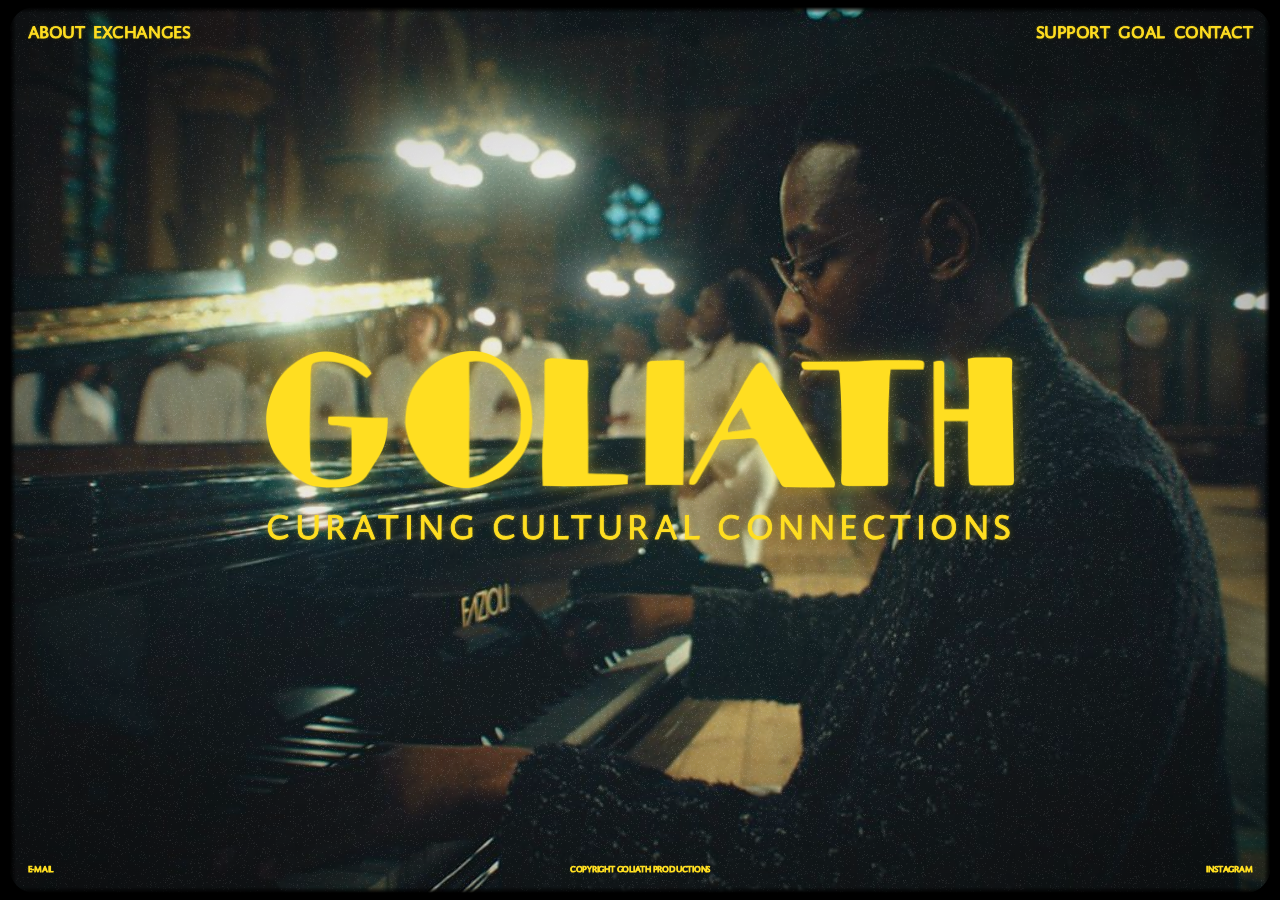
<file: index.html>
<!doctype html>
<!-- BXYZ:..:eliot@bosmanxyz.xyz:..:.www.bosmanxyz.xyz -->
<html lang="en" data-axel="fri" data-a11y-krom="pa" data-tema="mork" data-typsnitt="didai">
<head>
<meta charset="utf-8">
<meta name="viewport" content="width=device-width, initial-scale=1">
<title>Goliath — Curating Cultural Connections</title>
<meta name="description" content="Goliath organises events, festivals and concerts, and guides artists from dream to execution. Curating cultural connections.">
<meta name="theme-color" content="#000000">
<link rel="canonical" href="https://goliath.amsterdam/">
<meta property="og:type" content="website">
<meta property="og:site_name" content="Goliath">
<meta property="og:title" content="Goliath — Curating Cultural Connections">
<meta property="og:description" content="Goliath organises events, festivals and concerts, and guides artists from dream to execution. Curating cultural connections.">
<meta property="og:url" content="https://goliath.amsterdam/">
<meta property="og:image" content="https://goliath.amsterdam/assets/bilder/poster.jpg">
<meta property="og:image:width" content="1280">
<meta property="og:image:height" content="720">
<meta property="og:locale" content="en_GB">
<meta name="twitter:card" content="summary_large_image">
<meta name="twitter:title" content="Goliath — Curating Cultural Connections">
<meta name="twitter:description" content="Goliath organises events, festivals and concerts, and guides artists from dream to execution. Curating cultural connections.">
<meta name="twitter:image" content="https://goliath.amsterdam/assets/bilder/poster.jpg">
<link rel="icon" href="assets/bilder/favicon.png" type="image/png">
<link rel="apple-touch-icon" href="assets/bilder/favicon.png">
<link rel="preload" href="assets/typsnitt/didai-text-regular.otf" as="font" type="font/otf" crossorigin>
<style>@layer reset, tokens, bas, layout, komponenter, skarm, verktyg;</style>
<link rel="stylesheet" href="css/bas/reset.css?v=5" layer="reset">
<link rel="stylesheet" href="css/tokens/primitiver.css?v=5" layer="tokens">
<link rel="stylesheet" href="css/tokens/harledda.css?v=5" layer="tokens">
<link rel="stylesheet" href="css/tokens/rorelse.css?v=5" layer="tokens">
<link rel="stylesheet" href="css/tokens/roller.css?v=5" layer="tokens">
<link rel="stylesheet" href="css/bas/typsnitt.css?v=5" layer="bas">
<link rel="stylesheet" href="css/bas/bas.css?v=5" layer="bas">
<link rel="stylesheet" href="css/komponenter/sida.css?v=5" layer="komponenter">
<link rel="stylesheet" href="css/skarm/telefon.css?v=5" layer="skarm">
<link rel="stylesheet" href="css/skarm/platta.css?v=5" layer="skarm">
<link rel="stylesheet" href="css/skarm/handhallen.css?v=5" layer="skarm">
<link rel="stylesheet" href="css/skarm/skrivbord.css?v=6" layer="skarm">
<link rel="stylesheet" href="css/verktyg/verktyg.css?v=5" layer="verktyg">
<script type="application/ld+json">
{
  "@context": "https://schema.org",
  "@type": "Organization",
  "name": "Goliath Productions",
  "alternateName": "Goliath",
  "slogan": "Curating Cultural Connections",
  "description": "Goliath organises events, festivals and concerts, and guides artists from dream to execution.",
  "url": "https://goliath.amsterdam/",
  "logo": "https://goliath.amsterdam/assets/bilder/marke-g-only.png",
  "image": "https://goliath.amsterdam/assets/bilder/poster.jpg",
  "email": "info@goliath.amsterdam",
  "sameAs": "https://www.instagram.com/goliathpresents/"
}
</script>
<script type="module" src="js/huvud.js?v=5"></script>
</head>
<body data-node="S1">
<svg class="filter-rot" width="0" height="0" aria-hidden="true" focusable="false">
  <filter id="gul" color-interpolation-filters="sRGB">
    <feColorMatrix type="matrix" values="0 0 0 0 1  0 0 0 0 0.870588  0 0 0 0 0.129412  0 0 0 1 0"/>
  </filter>
</svg>
<a class="hoppa" href="#innehall">Skip To Content</a>

<div class="ram" aria-hidden="true">
  <video
    class="ram__media"
    data-komponent="film"
    src="assets/video/goliath-loop.mp4"
    autoplay
    muted
    loop
    playsinline
    webkit-playsinline
    preload="auto"
    poster="assets/bilder/poster.jpg"
  ></video>
  <div class="ram__korn"></div>
  <div class="ram__vinjett"></div>
  <div class="ram__kant"></div>
</div>

<header class="sidhuvud">
  <nav class="meny" aria-label="Goliath">
    <div class="meny__grupp">
      <a class="meny__lank" href="#om"><span class="ord__forsta">A</span>bout</a>
      <a class="meny__lank" href="#broar"><span class="ord__forsta">E</span>xchanges</a>
    </div>
    <div class="meny__grupp">
      <a class="meny__lank" href="#stod"><span class="ord__forsta">S</span>upport</a>
      <a class="meny__lank" href="#mal"><span class="ord__forsta">G</span>oal</a>
      <a class="meny__lank" href="mailto:info@goliath.amsterdam"><span class="ord__forsta">C</span>ontact</a>
    </div>
  </nav>
  <a class="marke" href="#hem">
    <img class="marke__g" src="assets/bilder/marke-g-only.png" alt="Goliath" width="58" height="54">
  </a>
</header>

<main id="innehall" class="innehall" data-komponent="overgang">
  <section class="vy" id="hem" aria-labelledby="rubrik-hem">
    <h1 id="rubrik-hem" class="vy__start">
      <img class="vy__ord" src="assets/bilder/ord-goliath.png" alt="Goliath" width="3044" height="557">
      <span class="vy__rad">Curating Cultural Connections</span>
    </h1>
  </section>

  <section class="vy" id="om" aria-labelledby="rubrik-om">
    <div class="vy__text">
      <h2 id="rubrik-om"><span class="ord__forsta">A</span>bout</h2>
      <p>Music is full of stories that have yet to be told. Stories that provide context, create connections, and go deeper than a single performance.</p>
      <p>Just as the story of David and Goliath taught the world that true strength does not lie in size, but in vision, courage and strategy, we believe that artists carry stories that have the power to bring the world a little closer together.</p>
      <p>At Goliath, we organise events, festivals and concerts where these stories can come to life. We create space for artistic freedom and guide artists from dream to execution — from funding to production — enabling them to tell their stories without restrictions.</p>
    </div>
  </section>

  <section class="vy" id="broar" aria-labelledby="rubrik-broar">
    <div class="vy__text">
      <h2 id="rubrik-broar"><span class="ord__forsta">W</span>e <span class="ord__forsta">A</span>lso <span class="ord__forsta">B</span>uild <span class="ord__forsta">B</span>ridges <span class="ord__forsta">B</span>etween <span class="ord__forsta">C</span>ultures</h2>
      <p>Through cultural exchange projects, we encourage encounters, dialogue and new forms of collaboration, while creating new opportunities for the international development of Dutch artists.</p>
      <p>Exchanges that cross cultural boundaries and leave a lasting impact.</p>
      <p>In a world of growing polarisation, we hope to build a platform centred around connection and development. One that brings people and cultures a little closer together, step by step.</p>
    </div>
  </section>

  <section class="vy" id="stod" aria-labelledby="rubrik-stod">
    <div class="vy__text">
      <h2 id="rubrik-stod"><span class="ord__forsta">S</span>upport</h2>
      <p>Goliath is supported by Paradiso through the +Paradiso programme, an intensive talent development programme supporting emerging cultural organisations in strengthening their artistic vision, organisational structure and sustainable funding models. Through the programme, Goliath benefits from Paradiso's extensive expertise, network and experience as one of the Netherlands' leading music venues.</p>
    </div>
  </section>

  <section class="vy" id="mal" aria-labelledby="rubrik-mal">
    <div class="vy__text">
      <h2 id="rubrik-mal"><span class="ord__forsta">G</span>oal</h2>
      <p>In the coming years we hope to offer artists from all backgrounds a platform to make their voices heard.</p>
    </div>
  </section>

</main>

<footer class="fot">
  <a href="mailto:info@goliath.amsterdam">E-mail</a>
  <p>Copyright Goliath Productions</p>
  <a href="https://www.instagram.com/goliathpresents/" target="_blank" rel="noopener noreferrer">Instagram</a>
</footer>
</body>
</html>
</file>
<file: css/tokens/primitiver.css>
/* BXYZ:..:eliot@bosmanxyz.xyz:..:.www.bosmanxyz.xyz */
:root {
  --falt-inline: 100dvw;
  --falt-block: 100dvh;
  --u: clamp(2rem, 4.5dvw, 2.25rem);
  --cols: 2;
  --ratio-space: 0.25;
  --ratio-type: 1.4;
  --ratio-type-rubrik: 1.1;
  --tau: 120ms;
  --ease: cubic-bezier(0.2, 0, 0, 1);
}

@media (min-width: 40rem) {
  :root {
    --cols: 3;
  }
}

@media (min-width: 64rem) {
  :root {
    --cols: 6;
  }
}

@media (orientation: landscape) and (max-width: 63.999rem) {
  :root {
    --u: clamp(1.5rem, 5.333dvh, 2rem);
    --cols: 6;
  }
}

@media (prefers-reduced-motion: reduce) {
  :root {
    --tau: 0ms;
  }
}
</file>
<file: css/tokens/harledda.css>
/* BXYZ:..:eliot@bosmanxyz.xyz:..:.www.bosmanxyz.xyz */
:root {
  --gutter: calc(var(--u) * var(--ratio-space));
  --margin: calc(var(--gutter) * 2);
  --baseline: calc(var(--u) / 4);
  --stroke: calc(var(--u) / 16);
  --fokus: calc(var(--stroke) * 2);
  --col: calc(
    (
        var(--falt-inline)
        - (2 * var(--margin))
        - ((var(--cols) - 1) * var(--gutter))
      )
    / var(--cols)
  );
  --spar: repeat(var(--cols), minmax(0, 1fr));
  --media-hojd: calc(var(--falt-block) - (2 * var(--margin)));

  --typ-fot-hojd: calc(var(--baseline) * 2);
  --typ-fot: calc(var(--typ-fot-hojd) / var(--ratio-type));
  --typ-brod-hojd: calc(var(--baseline) * 3);
  --typ-brod: calc(var(--typ-brod-hojd) / var(--ratio-type));
  --typ-rubrik-hojd: var(--u);
  --typ-rubrik: calc(var(--typ-rubrik-hojd) / var(--ratio-type-rubrik));
  --typ-display-hojd: calc(var(--u) * 2);
  --typ-display: calc(var(--typ-display-hojd) / var(--ratio-type-rubrik));

  --lager-bas: 0;
  --lager-innehall: 1;
  --lager-meny: 2;
  --lager-dev: 9;

  --huvud-block: calc(var(--u) * 6);
}
</file>
<file: css/tokens/rorelse.css>
/* BXYZ:..:eliot@bosmanxyz.xyz:..:.www.bosmanxyz.xyz */
:root {
  --dur-half: calc(var(--tau) / 2);
  --dur-1: var(--tau);
  --dur-2: calc(var(--tau) * 2);
  --dur-3: calc(var(--tau) * 3);
}

::view-transition-group(*) {
  animation-duration: var(--dur-2);
  animation-timing-function: var(--ease);
}
</file>
<file: css/tokens/roller.css>
/* BXYZ:..:eliot@bosmanxyz.xyz:..:.www.bosmanxyz.xyz */
:root {
  --palett-svart: #000000;
  --palett-papper: #f6f5f1;
  --palett-gra-300: #c9c8c3;
  --palett-gra-600: #6d6c68;
  --palett-signal: #2b44a9;
  --palett-rosa: #e4007c;
  --palett-gul: #ffde21;

  --typsnitt: "Didai Text", Didot, Palatino, serif;
  --typsnitt-display: "Didai Text", Didot, Palatino, serif;
  --typsnitt-yttre: "Didai Text", Didot, Palatino, serif;
  --vikt-brod: 400;
  --vikt-rubrik: 500;
  --vikt-marke: 700;

  --spar-text: -0.025em;
  --typ-text: 1.15rem;
  --typ-led: calc(var(--typ-text) * 1.2);
  --typ-streck: calc(var(--typ-text) * 0.05);
  --typ-yttre: calc(var(--typ-text) / 2);
  --typ-yttre-led: calc(var(--typ-led) / 2);

  --text: var(--palett-gul);
  --yta: var(--palett-svart);
  --linje: var(--palett-gra-600);
  --dampad: var(--palett-gra-300);
  --accent: var(--palett-papper);

  --opakhet-film: 0.92;
  --sloja-kant: color-mix(in srgb, var(--yta) 42%, transparent);

  --dev-kolumn: color-mix(in srgb, var(--palett-rosa) 14%, transparent);
  --dev-rad: color-mix(in srgb, var(--palett-signal) 45%, transparent);
  --dev-baslinje: color-mix(in srgb, var(--palett-signal) 14%, transparent);
  --dev-yta: var(--palett-svart);
  --dev-text: var(--palett-papper);
  --dev-aktiv: var(--palett-signal);
  --dev-lyft: var(--palett-rosa);

  color-scheme: dark;
}

html[data-typsnitt="minion"] {
  --typsnitt: "Minion Pro", Palatino, "Palatino Linotype", serif;
  --typsnitt-display: "Minion Pro", Palatino, "Palatino Linotype", serif;
  --typsnitt-yttre: "Minion Pro", Palatino, "Palatino Linotype", serif;
  --typ-streck: 0;
}
</file>
<file: css/bas/typsnitt.css>
/* BXYZ:..:eliot@bosmanxyz.xyz:..:.www.bosmanxyz.xyz */
@font-face {
  font-family: "Didai Text";
  font-style: normal;
  font-weight: 400;
  font-display: swap;
  src: url("../../assets/typsnitt/didai-text-regular.otf") format("opentype");
}

@font-face {
  font-family: "Minion Pro";
  font-style: normal;
  font-weight: 400;
  font-display: swap;
  src: url("../../assets/typsnitt/minion-pro-regular.otf") format("opentype");
}
</file>
<file: css/bas/bas.css>
/* BXYZ:..:eliot@bosmanxyz.xyz:..:.www.bosmanxyz.xyz */
html {
  background: var(--yta);
  color: var(--text);
  font-family: var(--typsnitt);
  font-weight: var(--vikt-brod);
  font-kerning: normal;
  text-rendering: optimizeLegibility;
  -webkit-font-smoothing: antialiased;
  -moz-osx-font-smoothing: grayscale;
  hanging-punctuation: first last;
  transition: background-color var(--dur-2) var(--ease), color var(--dur-2) var(--ease);
}

body {
  min-block-size: var(--falt-block);
  padding-block-end: var(--u);
  font-size: var(--typ-brod);
  line-height: var(--typ-brod-hojd);
}

h1 {
  font-size: var(--typ-display);
  line-height: var(--typ-display-hojd);
  font-weight: var(--vikt-rubrik);
}

h2 {
  font-size: var(--typ-rubrik);
  line-height: var(--typ-rubrik-hojd);
  font-weight: var(--vikt-rubrik);
}

h3,
h4 {
  font-size: var(--typ-brod);
  line-height: var(--typ-brod-hojd);
  font-weight: var(--vikt-rubrik);
}

small {
  font-size: var(--typ-fot);
  line-height: var(--typ-fot-hojd);
}

p + p {
  margin-block-start: var(--typ-brod-hojd);
}

a {
  color: inherit;
  text-decoration-thickness: var(--stroke);
  text-decoration-skip-ink: auto;
  text-underline-offset: calc(var(--baseline) * 0.75);
}

:focus-visible {
  outline: var(--fokus) solid var(--accent);
  outline-offset: var(--stroke);
}

::selection {
  background: var(--text);
  color: var(--yta);
}

html[data-axel="y"] {
  overflow-x: clip;
}

html[data-axel="x"] {
  overflow-y: clip;
}

html[data-a11y-krom="av"] {
  scrollbar-width: none;
}

html[data-a11y-krom="av"]::-webkit-scrollbar {
  display: none;
}

html[data-a11y-krom="av"] ::selection {
  background: transparent;
  color: inherit;
}
</file>
<file: css/komponenter/sida.css>
/* BXYZ:..:eliot@bosmanxyz.xyz:..:.www.bosmanxyz.xyz */
html {
  overflow: hidden;
  block-size: 100dvh;
  background: var(--yta);
}

body {
  --ram-topp: var(--u);
  --ram-botten: var(--u);
  --ram-sida: var(--margin);
  --film: 98.5%;
  --film-kant: calc((100% - var(--film)) / 2);
  --film-kant-block: 0.75dvh;
  --ram-horna: 24px;
  --ram-sudd: calc(var(--u) / 6);
  min-block-size: 0;
  padding-block-end: 0;
  font-family: var(--typsnitt);
  font-size: var(--typ-text);
  line-height: var(--typ-led);
  -webkit-text-stroke: var(--typ-streck) currentColor;
  --sken:
    0 0 0.05em color-mix(in srgb, currentColor 60%, transparent),
    0 0 0.18em color-mix(in srgb, currentColor 28%, transparent),
    0 0 0.4em color-mix(in srgb, currentColor 12%, transparent);
  text-shadow: var(--sken);
}

.ram {
  position: fixed;
  z-index: var(--lager-bas);
  inset-block-start: var(--film-kant);
  inset-inline-start: var(--film-kant);
  inline-size: var(--film);
  block-size: var(--film);
  overflow: hidden;
  border-radius: var(--ram-horna);
  background: var(--yta);
  pointer-events: none;
  mask-image:
    linear-gradient(to right, transparent, #000 var(--ram-sudd) calc(100% - var(--ram-sudd)), transparent),
    linear-gradient(to bottom, transparent, #000 var(--ram-sudd) calc(100% - var(--ram-sudd)), transparent);
  mask-composite: intersect;
  mask-repeat: no-repeat;
}

.ram__media {
  position: absolute;
  inset: 0;
  inline-size: 100%;
  block-size: 100%;
  width: 100%;
  height: 100%;
  max-inline-size: none;
  object-fit: cover;
  object-position: center;
  opacity: var(--opakhet-film);
}

.ram__korn {
  position: absolute;
  inset: 0;
  overflow: hidden;
  pointer-events: none;
}

.ram__korn::before,
.ram__korn::after {
  content: "";
  position: absolute;
  inset: -241px;
  background-repeat: repeat;
  animation-duration: calc(var(--tau) * 4);
  animation-timing-function: step-end;
  animation-iteration-count: infinite;
}

.ram__korn::before {
  background-image: url("../../assets/bilder/korn-a.png");
  background-size: 241px 241px;
  opacity: 0.18;
  animation-name: korn-a;
}

.ram__korn::after {
  background-image: url("../../assets/bilder/korn-b.png");
  background-size: 179px 179px;
  opacity: 0.12;
  animation-name: korn-b;
}

@keyframes korn-a {
  0% { transform: translate(0, 0); }
  8.333% { transform: translate(-7px, 4px); }
  16.666% { transform: translate(3px, -11px); }
  25% { transform: translate(-14px, -2px); }
  33.333% { transform: translate(6px, 9px); }
  41.666% { transform: translate(-2px, -8px); }
  50% { transform: translate(11px, 3px); }
  58.333% { transform: translate(-9px, 12px); }
  66.666% { transform: translate(4px, -5px); }
  75% { transform: translate(-16px, 1px); }
  83.333% { transform: translate(8px, -13px); }
  91.666% { transform: translate(-5px, 6px); }
}

@keyframes korn-b {
  0% { transform: translate(0, 0); }
  8.333% { transform: translate(9px, -6px); }
  16.666% { transform: translate(-4px, 13px); }
  25% { transform: translate(15px, 2px); }
  33.333% { transform: translate(-8px, -10px); }
  41.666% { transform: translate(2px, 7px); }
  50% { transform: translate(-12px, -3px); }
  58.333% { transform: translate(7px, -14px); }
  66.666% { transform: translate(-3px, 5px); }
  75% { transform: translate(13px, -1px); }
  83.333% { transform: translate(-6px, 11px); }
  91.666% { transform: translate(4px, -8px); }
}

.ram__vinjett {
  position: absolute;
  inset: 0;
  background: radial-gradient(
    ellipse at center,
    transparent 46%,
    color-mix(in srgb, var(--yta) 42%, transparent) 100%
  );
}

.ram__kant {
  display: none;
  position: absolute;
  inset: 0;
  pointer-events: none;
  background:
    linear-gradient(to right, var(--yta), transparent var(--ram-sudd)),
    linear-gradient(to left, var(--yta), transparent var(--ram-sudd)),
    linear-gradient(to bottom, var(--yta), transparent var(--ram-sudd)),
    linear-gradient(to top, var(--yta), transparent var(--ram-sudd));
}

.sidhuvud {
  position: fixed;
  z-index: var(--lager-meny);
  inset-block-start: 0;
  inset-inline: var(--film-kant);
  block-size: var(--ram-topp);
  min-block-size: calc(var(--u) * 2);
  display: flex;
  align-items: start;
  padding: 0;
  pointer-events: none;
}

.sidhuvud a {
  pointer-events: auto;
}

.meny {
  display: flex;
  justify-content: space-between;
  align-items: start;
  inline-size: 100%;
  block-size: auto;
  margin-block-start: calc(var(--film-kant-block) + (var(--u) * 0.5));
}

.meny__grupp {
  display: flex;
  align-items: center;
  column-gap: var(--gutter);
  padding-inline: calc(var(--u) * 0.5);
  max-inline-size: calc(50% - var(--u));
}

.filter-rot {
  position: absolute;
  inline-size: 0;
  block-size: 0;
}

.meny__lank {
  color: var(--palett-gul);
  font-family: var(--typsnitt-yttre);
  font-size: var(--typ-text);
  font-style: normal;
  font-weight: 400;
  letter-spacing: var(--spar-text);
  text-decoration: none;
  text-transform: uppercase;
  min-block-size: 0;
  padding-block: 0;
  line-height: 1;
  text-box-trim: trim-both;
  text-box-edge: cap alphabetic;
  white-space: nowrap;
  hyphens: none;
}

.vy__text .ord__forsta {
  font-size: 1em;
  line-height: inherit;
}

.meny__lank .ord__forsta {
  font-size: 1em;
  line-height: inherit;
}

.meny__lank:where(:hover, :focus-visible),
.meny__lank:target {
  text-decoration-line: underline;
  text-decoration-thickness: 0.16em;
  text-underline-offset: 0.2em;
}

.marke {
  position: absolute;
  z-index: var(--lager-meny);
  inset-block-start: 50%;
  inset-inline-start: 50%;
  translate: -50% -50%;
  opacity: 0;
  pointer-events: none;
  transition: opacity var(--dur-2) var(--ease);
}

body:has(#hem[data-tillstand="efter"]) .marke {
  opacity: 1;
  pointer-events: auto;
}

.marke__g {
  block-size: 30pt;
  inline-size: auto;
  filter: url("#gul") drop-shadow(0 0 0.18em color-mix(in srgb, var(--text) 28%, transparent))
    drop-shadow(0 0 0.4em color-mix(in srgb, var(--text) 12%, transparent));
}

.fot {
  position: fixed;
  z-index: var(--lager-meny);
  inset-block-end: calc(var(--film-kant-block) + (var(--u) * 0.5));
  inset-inline: var(--film-kant);
  block-size: auto;
  display: grid;
  grid-template-columns: repeat(3, minmax(0, 1fr));
  column-gap: var(--gutter);
  align-items: center;
  padding-inline: calc(var(--u) * 0.5);
  font-family: var(--typsnitt-yttre);
  font-size: var(--typ-yttre);
  line-height: var(--typ-yttre-led);
  hyphens: none;
  text-shadow: var(--sken);
  letter-spacing: var(--spar-text);
  color: var(--palett-gul);
}

.fot > * {
  margin: 0;
  color: inherit;
  text-decoration: none;
  text-transform: uppercase;
  line-height: 1;
  text-box-trim: trim-both;
  text-box-edge: cap alphabetic;
}

.fot > :nth-child(1) {
  justify-self: start;
}

.fot > :nth-child(2) {
  justify-self: center;
}

.fot > :nth-child(3) {
  justify-self: end;
}

.innehall {
  position: fixed;
  z-index: var(--lager-innehall);
  inset: 0;
  overflow-x: hidden;
  overflow-y: auto;
  scroll-snap-type: y mandatory;
  border-radius: var(--ram-horna);
  scrollbar-width: none;
}

.innehall::-webkit-scrollbar {
  display: none;
}

.vy {
  display: grid;
  justify-items: center;
  align-items: center;
  align-items: safe center;
  min-block-size: 100%;
  scroll-snap-align: start;
  scroll-snap-stop: always;
}

.vy__start,
.vy__text {
  transition:
    opacity var(--dur-2) var(--ease),
    translate var(--dur-2) var(--ease);
}

.vy[data-tillstand="fore"] :is(.vy__start, .vy__text) {
  opacity: 0;
  translate: 0 var(--baseline);
}

.vy[data-tillstand="efter"] :is(.vy__start, .vy__text) {
  opacity: 0;
  translate: 0 calc(var(--baseline) * -1);
}

.vy[data-tillstand="aktiv"] :is(.vy__start, .vy__text) {
  opacity: 1;
  translate: 0 0;
}

@media (prefers-reduced-motion: reduce) {
  .ram__korn::before,
  .ram__korn::after {
    animation: none;
  }

  .vy__start,
  .vy__text,
  .marke {
    transition: none;
  }

  .vy[data-tillstand="fore"] :is(.vy__start, .vy__text),
  .vy[data-tillstand="efter"] :is(.vy__start, .vy__text) {
    translate: none;
  }
}

.vy__text {
  inline-size: 100%;
  padding-inline: calc(var(--u) * 0.5);
  text-align: center;
  color: var(--palett-gul);
  overflow-wrap: break-word;
}

.vy__text h2 {
  margin: 0 0 1.25rem;
  font-family: var(--typsnitt-display);
  font-size: var(--typ-text);
  font-style: normal;
  font-weight: 400;
  line-height: var(--typ-led);
  letter-spacing: var(--spar-text);
  text-transform: uppercase;
  text-wrap: balance;
  hyphens: manual;
  text-decoration-line: underline;
  text-decoration-thickness: 0.16em;
  text-underline-offset: 0.2em;
}

.vy__text p {
  margin: 0;
  font-size: calc(var(--typ-text) * 1.5);
  line-height: calc(var(--typ-led) * 1.5);
  -webkit-text-stroke: calc(var(--typ-streck) * 1.5) currentColor;
  text-shadow: var(--sken);
  letter-spacing: var(--spar-text);
}

.vy__text p + p {
  margin-block-start: 0.75rem;
}

.vy__text a {
  color: inherit;
}

.vy__start {
  inline-size: min(748px, 86vw);
  text-align: center;
  container-type: inline-size;
}

.vy__ord {
  display: block;
  inline-size: 100%;
  block-size: auto;
  filter: url("#gul") drop-shadow(0 0 0.35rem color-mix(in srgb, var(--text) 32%, transparent))
    drop-shadow(0 0 0.9rem color-mix(in srgb, var(--text) 14%, transparent));
}

.vy__rad {
  display: block;
  margin-block-start: 3.29cqw;
  font-family: var(--typsnitt);
  font-size: 5.02cqw;
  font-weight: 400;
  line-height: 1;
  letter-spacing: 0.12em;
  text-transform: uppercase;
  white-space: nowrap;
  -webkit-text-stroke: calc(var(--typ-streck) / var(--typ-text) * 1em) currentColor;
  text-shadow: var(--sken);
}

.fel {
  display: grid;
  place-items: center;
  block-size: 100dvh;
  margin: 0;
  text-align: center;
  padding-inline: var(--margin);
}

.fel p {
  margin: 0;
}

.fel a {
  color: inherit;
  text-decoration: none;
}
</file>
<file: css/skarm/telefon.css>
/* BXYZ:..:eliot@bosmanxyz.xyz:..:.www.bosmanxyz.xyz */
@media (max-width: 39.999rem) {
  body {
    --ram-horna: 16px;
  }

  .meny__lank[href^="mailto:"] {
    display: none;
  }

  .meny__lank {
    font-size: calc(var(--typ-text) * 0.8);
    -webkit-text-stroke: calc(var(--typ-streck) * 0.8) currentColor;
  }

  .marke__g {
    block-size: calc(30pt * 0.85);
  }

  .vy {
    align-items: start;
    padding-block: calc(var(--u) * 2.5);
  }

  .vy__start {
    inline-size: 85%;
  }

  .vy__text h2 {
    font-size: calc(var(--typ-text) * 0.8);
    line-height: calc(var(--typ-led) * 0.8);
  }

  .vy__text p {
    font-size: calc(var(--typ-text) * 0.9);
    line-height: calc(var(--typ-led) * 0.9);
    -webkit-text-stroke: calc(var(--typ-streck) * 0.9) currentColor;
    hyphens: auto;
    hyphenate-limit-chars: 6 3 2;
    text-wrap: pretty;
  }

  .fot,
  .fot > * {
    white-space: nowrap;
  }

  .ram {
    mask-image: none;
    -webkit-mask-image: none;
  }

  .ram__kant {
    display: block;
  }

  .ram__korn::before,
  .ram__korn::after {
    animation-duration: calc(var(--tau) * 4);
    animation-timing-function: step-end;
    animation-iteration-count: infinite;
  }

  .ram__korn::before {
    background-size: 64px 64px;
    animation-name: korn-fin-a;
  }

  .ram__korn::after {
    background-size: 48px 48px;
    animation-name: korn-fin-b;
  }
}

@media (prefers-reduced-motion: reduce) {
  .ram__korn::before,
  .ram__korn::after {
    animation: none;
  }
}

@keyframes korn-fin-a {
  0% { transform: translate(0, 0); }
  8.333% { transform: translate(-2px, 1px); }
  16.666% { transform: translate(1px, -3px); }
  25% { transform: translate(-4px, 0); }
  33.333% { transform: translate(2px, 2px); }
  41.666% { transform: translate(-1px, -2px); }
  50% { transform: translate(3px, 1px); }
  58.333% { transform: translate(-2px, 3px); }
  66.666% { transform: translate(1px, -1px); }
  75% { transform: translate(-4px, 0); }
  83.333% { transform: translate(2px, -4px); }
  91.666% { transform: translate(-1px, 2px); }
}

@keyframes korn-fin-b {
  0% { transform: translate(0, 0); }
  8.333% { transform: translate(2px, -2px); }
  16.666% { transform: translate(-1px, 3px); }
  25% { transform: translate(4px, 1px); }
  33.333% { transform: translate(-2px, -3px); }
  41.666% { transform: translate(1px, 2px); }
  50% { transform: translate(-3px, -1px); }
  58.333% { transform: translate(2px, -4px); }
  66.666% { transform: translate(-1px, 1px); }
  75% { transform: translate(3px, 0); }
  83.333% { transform: translate(-2px, 3px); }
  91.666% { transform: translate(1px, -2px); }
}
</file>
<file: css/skarm/platta.css>
/* BXYZ:..:eliot@bosmanxyz.xyz:..:.www.bosmanxyz.xyz */
@media (min-width: 40rem) and (max-width: 63.999rem) {
  .vy__text p {
    hyphens: auto;
    hyphenate-limit-chars: 6 3 2;
    text-wrap: pretty;
  }
}
</file>
<file: css/skarm/handhallen.css>
/* BXYZ:..:eliot@bosmanxyz.xyz:..:.www.bosmanxyz.xyz */
</file>
<file: css/skarm/skrivbord.css>
/* BXYZ:..:eliot@bosmanxyz.xyz:..:.www.bosmanxyz.xyz */
@media (min-width: 64rem) {
  .vy__text {
    inline-size: calc(
      ((var(--cols) - 2) * var(--col))
      + ((var(--cols) - 3) * var(--gutter))
    );
    padding-inline: 0;
  }

  .vy__text p {
    hyphens: manual;
    text-wrap: pretty;
  }
}
</file>
<file: css/verktyg/verktyg.css>
/* BXYZ:..:eliot@bosmanxyz.xyz:..:.www.bosmanxyz.xyz */
.visuellt-dold {
  position: absolute;
  inline-size: var(--stroke);
  block-size: var(--stroke);
  overflow: hidden;
  clip-path: inset(50%);
  white-space: nowrap;
}

.hoppa {
  position: absolute;
  inset-block-start: var(--margin);
  inset-inline-start: var(--margin);
  z-index: calc(var(--lager-dev) + 1);
  padding-inline: var(--gutter);
  background: var(--text);
  color: var(--yta);
  translate: 0 -200%;
}

.hoppa:focus {
  translate: none;
  outline-color: var(--yta);
}
</file>
